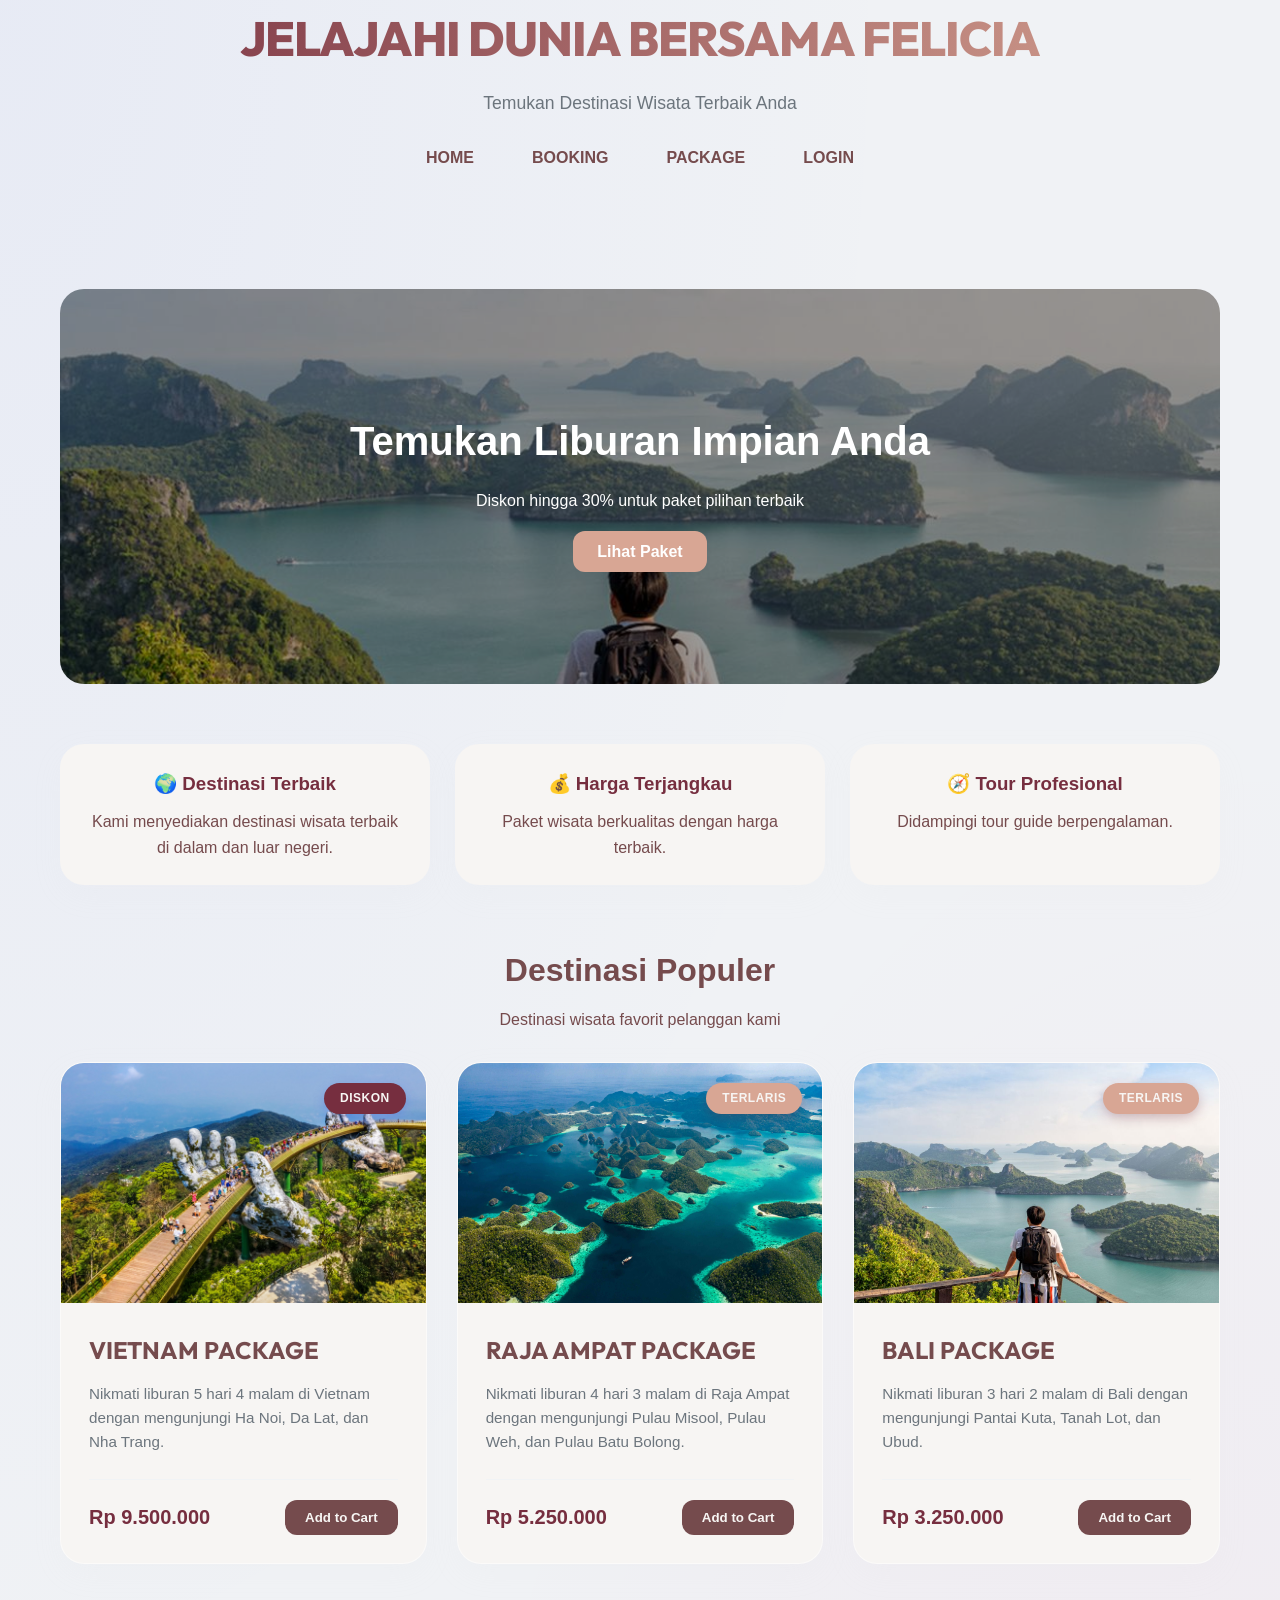
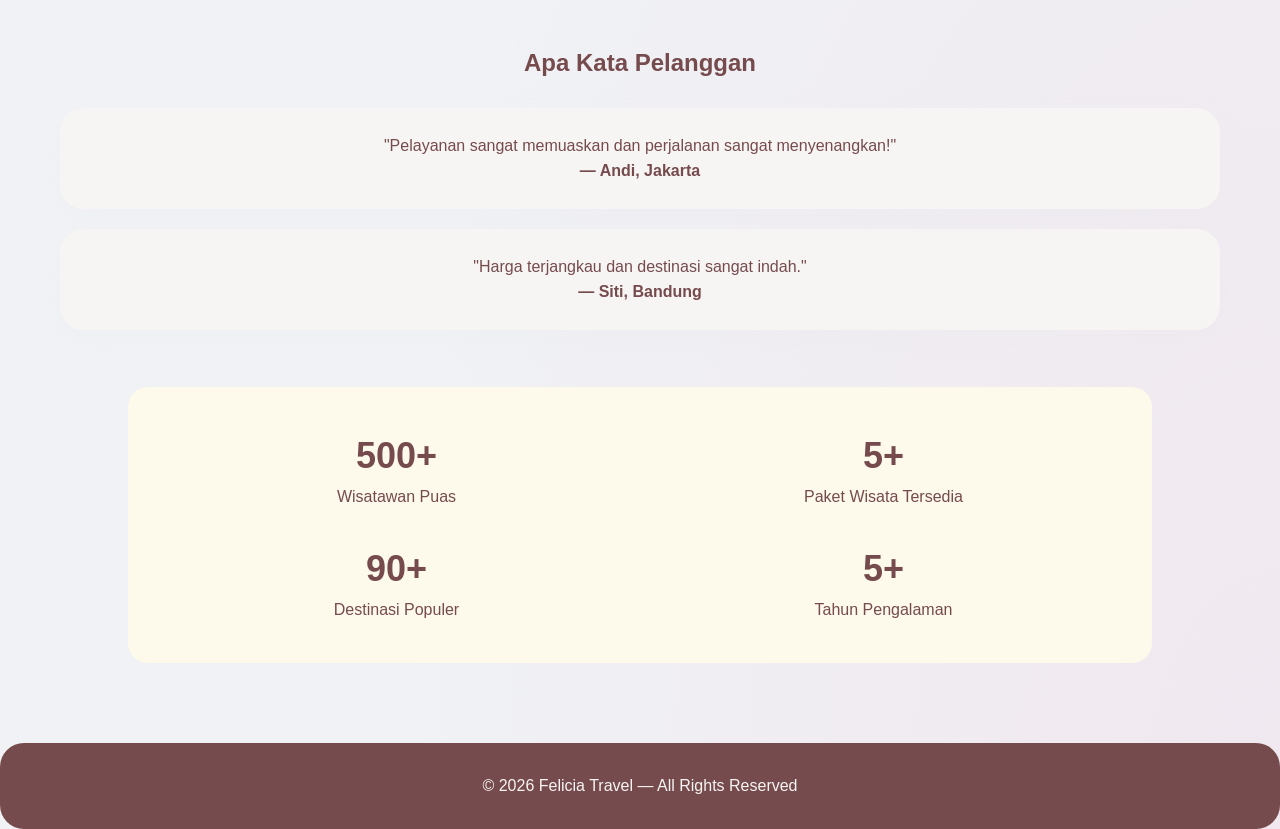
<file: INDEX.html>
<!DOCTYPE html>
<html lang="en">

<head>

<meta charset="UTF-8">
<meta name="viewport" content="width=device-width, initial-scale=1.0">

<title>Felicia Travel</title>

<link rel="stylesheet" href="css/style.css">

<link href="https://fonts.googleapis.com/css2?family=Outfit:wght@300;400;600;800&family=Plus+Jakarta+Sans:wght@300;400;500;600;700&display=swap"
rel="stylesheet">

</head>

<body>

<!-- HEADER -->

<header>

<div class="page-header">

<h1 class="highlight">
JELAJAHI DUNIA BERSAMA FELICIA
</h1>

<p>
Temukan Destinasi Wisata Terbaik Anda
</p>

<nav class="nav">

<a href="index.html">HOME</a>
<a href="booking.html">BOOKING</a>
<a href="package.html">PACKAGE</a>
<a href="login.html">LOGIN</a>

</nav>

</div>

</header>


<div class="page-wrapper">

<!-- HERO -->

<section class="hero">

<h2>Temukan Liburan Impian Anda</h2>

<p>
Diskon hingga 30% untuk paket pilihan terbaik
</p>

<br>

<a href="package.html" class="hero-btn">
Lihat Paket
</a>

</section>


<!-- FEATURES -->

<section class="features">

<div class="feature-box">
<h3>🌍 Destinasi Terbaik</h3>

<p>
Kami menyediakan destinasi wisata terbaik di dalam dan luar negeri.
</p>

</div>


<div class="feature-box">

<h3>💰 Harga Terjangkau</h3>

<p>
Paket wisata berkualitas dengan harga terbaik.
</p>

</div>


<div class="feature-box">

<h3>🧭 Tour Profesional</h3>

<p>
Didampingi tour guide berpengalaman.
</p>

</div>

</section>


<!-- TITLE -->

<section class="section-title">

<h2>Destinasi Populer</h2>

<p>
Destinasi wisata favorit pelanggan kami
</p>

</section>


<!-- PRODUCT GRID -->

<main class="product-grid">

<!-- VIETNAM -->

<div class="product-card">

<div class="image-box">

<img src="assets/VIETNAM.jpeg">

<span class="badge">
Diskon
</span>

</div>

<div class="content">

<h2 class="nama-barang">
VIETNAM PACKAGE
</h2>

<p class="deskripsi-barang">

Nikmati liburan 5 hari 4 malam di Vietnam dengan mengunjungi
Ha Noi, Da Lat, dan Nha Trang.

</p>

<div class="footer">

<span class="harga-barang">
Rp 9.500.000
</span>

<button class="buy-btn">
Add to Cart
</button>

</div>

</div>

</div>


<!-- RAJA AMPAT -->

<div class="product-card">

<div class="image-box">

<img src="assets/rajaampat.jpeg">

<span class="badge sale">
Terlaris
</span>

</div>

<div class="content">

<h2 class="nama-barang">
RAJA AMPAT PACKAGE
</h2>

<p class="deskripsi-barang">

Nikmati liburan 4 hari 3 malam di Raja Ampat dengan mengunjungi
Pulau Misool, Pulau Weh, dan Pulau Batu Bolong.

</p>

<div class="footer">

<span class="harga-barang">
Rp 5.250.000
</span>

<button class="buy-btn">
Add to Cart
</button>

</div>

</div>

</div>


<!-- BALI -->

<div class="product-card">

<div class="image-box">

<img src="assets/bali.jpeg">

<span class="badge sale">
Terlaris
</span>

</div>

<div class="content">

<h2 class="nama-barang">
BALI PACKAGE
</h2>

<p class="deskripsi-barang">

Nikmati liburan 3 hari 2 malam di Bali dengan mengunjungi
Pantai Kuta, Tanah Lot, dan Ubud.

</p>

<div class="footer">

<span class="harga-barang">
Rp 3.250.000
</span>

<button class="buy-btn">
Add to Cart
</button>

</div>

</div>

</div>

</main>


<!-- TESTIMONIAL -->

<section class="testimonial">

<h2>Apa Kata Pelanggan</h2>

<br>

<div class="testimonial-box">

<p>
"Pelayanan sangat memuaskan dan perjalanan sangat menyenangkan!"
</p>

<strong>
— Andi, Jakarta
</strong>

</div>


<div class="testimonial-box">

<p>
"Harga terjangkau dan destinasi sangat indah."
</p>

<strong>
— Siti, Bandung
</strong>

</div>

</section>

</div>

<br><br><br>
<!-- STATS -->

<section class="stats">

<div class="stats-container">

<div class="stat-box">
<h2>500+</h2>
<p>Wisatawan Puas</p>
</div>

<div class="stat-box">
<h2>5+</h2>
<p>Paket Wisata Tersedia</p>
</div>

<div class="stat-box">
<h2>90+</h2>
<p>Destinasi Populer</p>
</div>

<div class="stat-box">
<h2>5+</h2>
<p>Tahun Pengalaman</p>
</div>

</div>

</section>


<!-- FOOTER -->

<footer class="footer-section">

<p>
© 2026 Felicia Travel — All Rights Reserved
</p>

</footer>

</body>

</html>
</file>
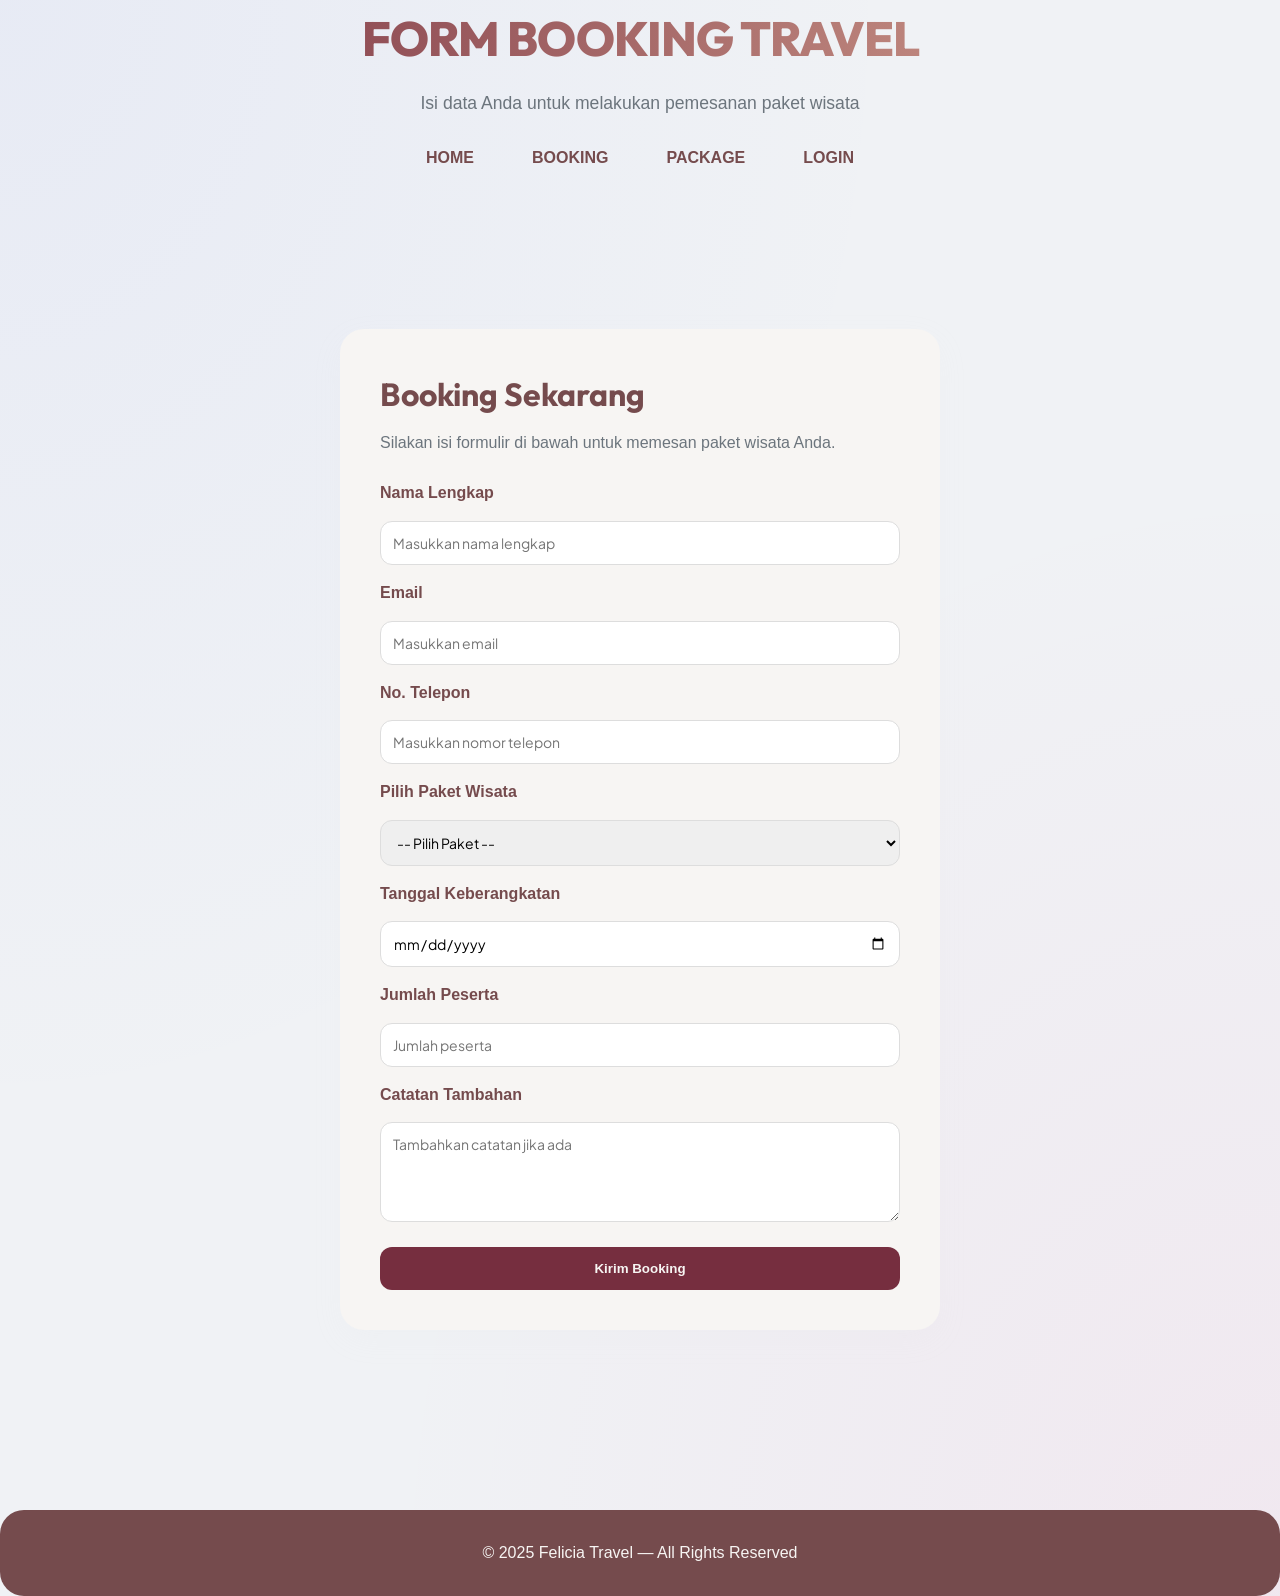
<file: BOOKING.html>
<!DOCTYPE html>
<html lang="en">

<head>

<meta charset="UTF-8">
<meta name="viewport" content="width=device-width, initial-scale=1.0">

<title>Booking - Felicia Travel</title>

<link rel="stylesheet" href="css/style.css">

<link href="https://fonts.googleapis.com/css2?family=Outfit:wght@300;400;600;800&family=Plus+Jakarta+Sans:wght@300;400;500;600;700&display=swap"
rel="stylesheet">

</head>

<body>

<!-- HEADER -->

<header>

<div class="page-header">

<h1 class="highlight">
FORM BOOKING TRAVEL
</h1>

<p>
Isi data Anda untuk melakukan pemesanan paket wisata
</p>

<nav class="nav">

<a href="index.html">HOME</a>
<a href="booking.html">BOOKING</a>
<a href="package.html">PACKAGE</a>
<a href="login.html">LOGIN  </a>

</nav>

</div>

</header>

<div class="page-wrapper">

<div class="booking-container">

<h1>Booking Sekarang</h1>

<p>
Silakan isi formulir di bawah untuk memesan paket wisata Anda.
</p>

<form>

<label>Nama Lengkap</label>
<input type="text" placeholder="Masukkan nama lengkap" required>

<label>Email</label>
<input type="email" placeholder="Masukkan email" required>

<label>No. Telepon</label>
<input type="tel" placeholder="Masukkan nomor telepon" required>

<label>Pilih Paket Wisata</label>

<select required>

<option value="">
-- Pilih Paket --
</option>

<option>
Bali Package
</option>

<option>
Jepang Package
</option>

<option>
Kamboja Package
</option>

<option>
Korea Package
</option>

<option>
Raja Ampat Package
</option>

<option>
Vietnam Package
</option>

</select>

<label>Tanggal Keberangkatan</label>
<input type="date" required>

<label>Jumlah Peserta</label>
<input type="number" min="1" placeholder="Jumlah peserta" required>

<label>Catatan Tambahan</label>

<textarea placeholder="Tambahkan catatan jika ada"></textarea>

<button class="submit-btn">
Kirim Booking
</button>

</form>

</div>

</div>

<!-- FOOTER -->

<footer class="footer-section">

<p>
© 2025 Felicia Travel — All Rights Reserved
</p>

</footer>

</body>

</html>
</file>
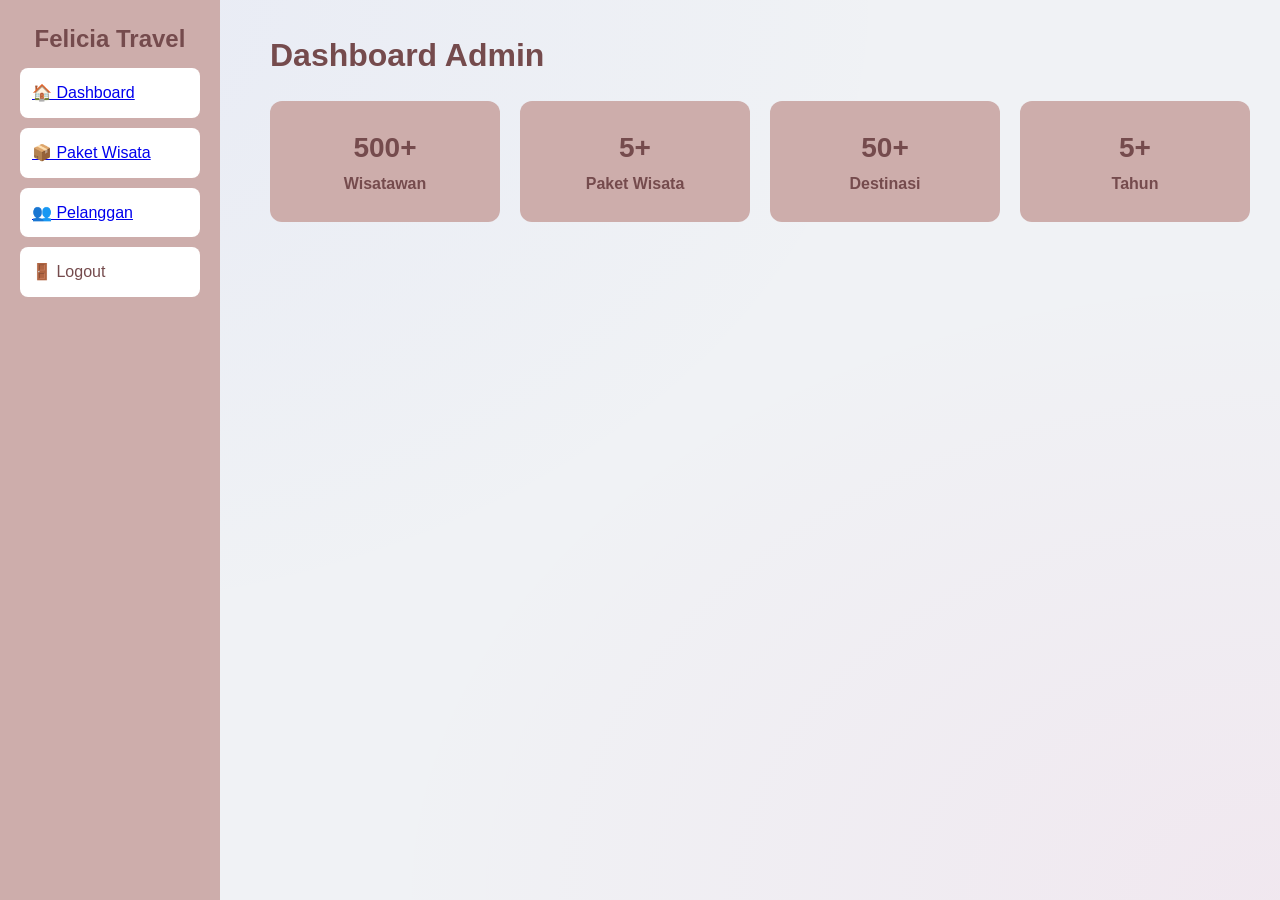
<file: dashboard.html>
<!DOCTYPE html>
<html lang="en">

<head>

<meta charset="UTF-8">
<meta name="viewport"
content="width=device-width, initial-scale=1.0">

<title>Dashboard Admin</title>

<link rel="stylesheet"
href="css/style.css">

</head>

<body>

<div class="sidebar">

<h2>Felicia Travel</h2>

<ul>

<li><a href="dashboard.html">🏠 Dashboard</a></li>
<li><a href="package.html">📦 Paket Wisata</a></li>
<li><a href="booking.html">👥 Pelanggan</a></li>

<li onclick="logout()">
🚪 Logout
</li>

</ul>

</div>

<div class="main-content">

<h1>Dashboard Admin</h1>

<div class="cards">

<div class="card">
<h3>500+</h3>
<p>Wisatawan</p>
</div>

<div class="card">
<h3>5+</h3>
<p>Paket Wisata</p>
</div>

<div class="card">
<h3>50+</h3>
<p>Destinasi</p>
</div>

<div class="card">
<h3>5+</h3>
<p>Tahun</p>
</div>

</div>

</div>

<script>

function logout(){

window.location.href =
"login.html";

}

</script>

</body>
</html>
</file>
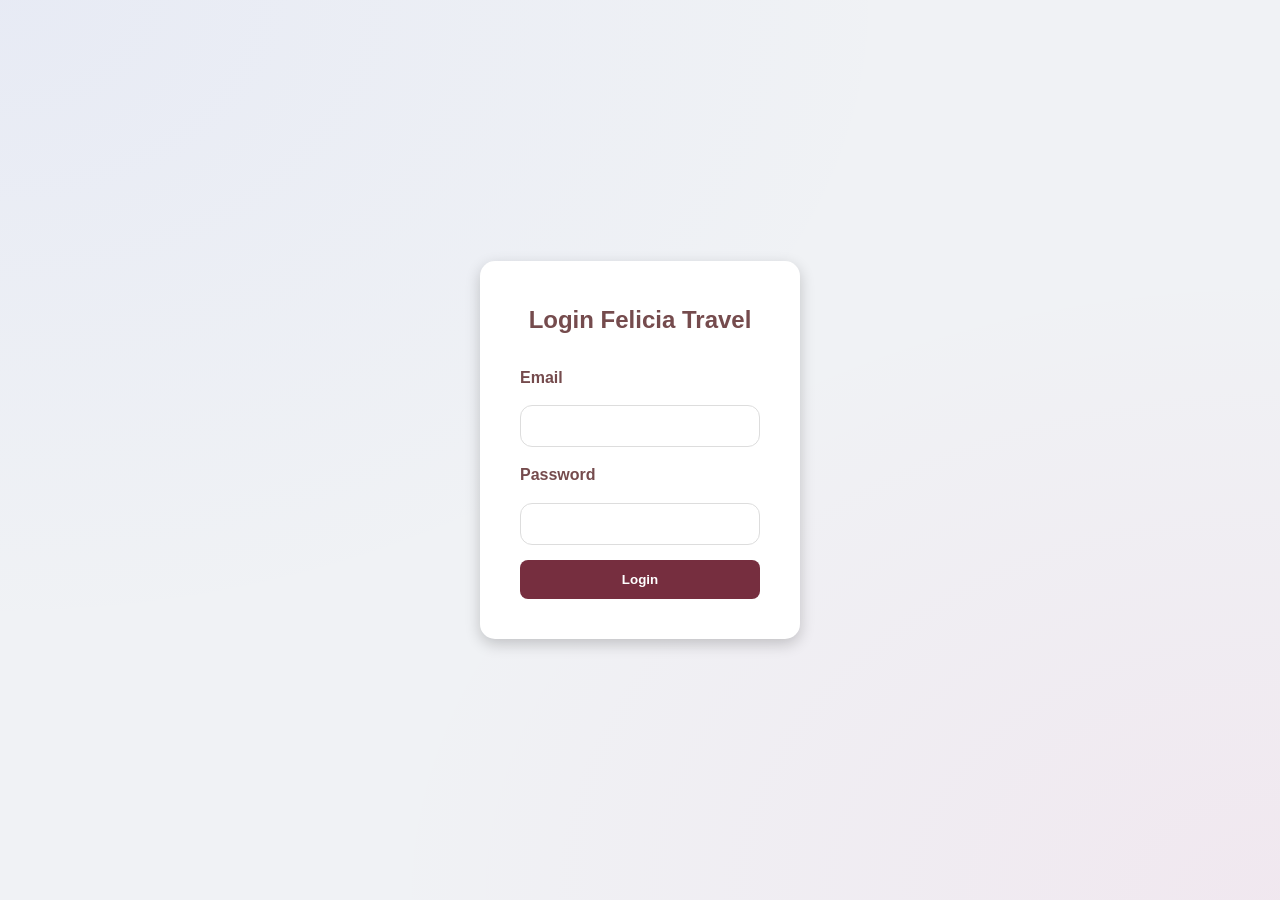
<file: login.html>
<!DOCTYPE html>
<html lang="id">

<head>

<meta charset="UTF-8">
<meta name="viewport" content="width=device-width, initial-scale=1.0">

<title>Login Felicia Travel</title>

<link rel="stylesheet" href="css/style.css">

</head>

<body>

<div class="login-container">

<div class="login-box">

<h2>Login Felicia Travel</h2>

<form id="loginForm">

<label>Email</label>
<input type="email" id="email" required>

<label>Password</label>
<input type="password" id="password" required>

<button type="submit"
class="login-btn">
Login
</button>

</form>

</div>

</div>

<script>

document
.getElementById("loginForm")
.addEventListener("submit", function(e){

e.preventDefault();

let email =
document.getElementById("email").value;

let password =
document.getElementById("password").value;

if(email === "admin@gmail.com"
&& password === "12345"){

window.location.href =
"dashboard.html";

} else {

alert("Email atau Password salah!");

}

});

</script>

</body>
</html>
</file>
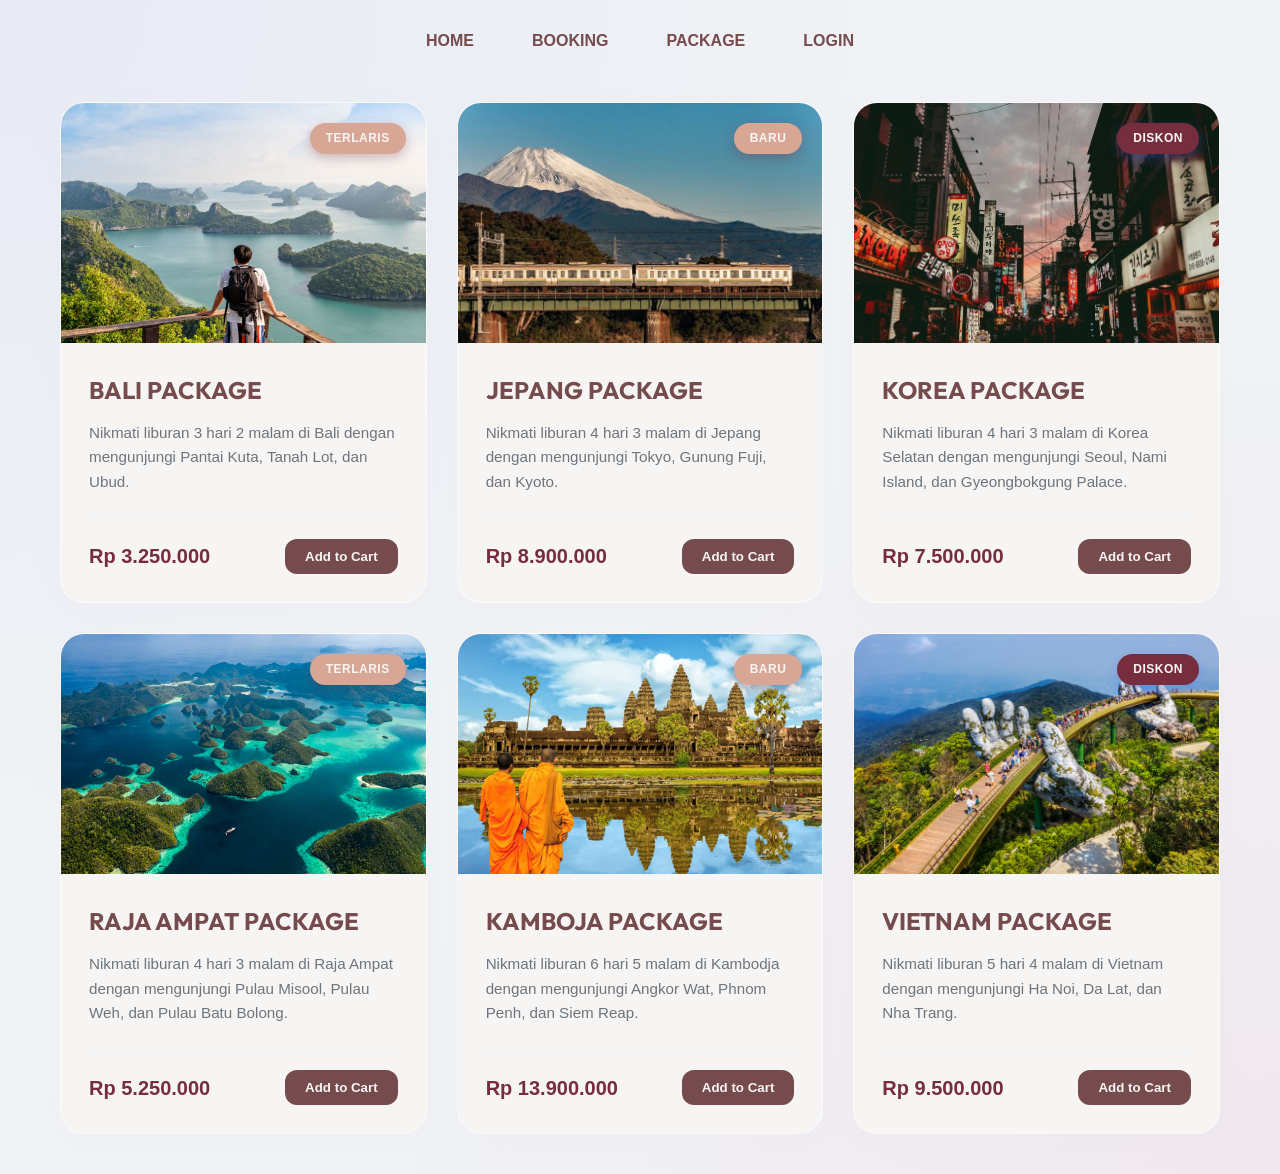
<file: PACKAGE.html>
<!DOCTYPE html>
<html lang="en">
<head>
    <meta charset="UTF-8">
    <meta name="viewport" content="width=device-width, initial-scale=1.0">
    <title>PACKAGES</title>
     <link rel="stylesheet" href="css/style.css">
    <link
        href="https://fonts.googleapis.com/css2?family=Outfit:wght@300;400;600;800&family=Plus+Jakarta+Sans:wght@300;400;500;600;700&display=swap"
        rel="stylesheet">
</head>
<body>
    <nav class="nav">

<a href="index.html">HOME</a>
<a href="booking.html">BOOKING</a>
<a href="package.html">PACKAGE</a>
<a href="login.html">LOGIN</a>

</nav>

    <div class="page-wrapper">

        <main class="product-grid">
            <div class="product-card">
                <div class="image-box">
                    <img src="assets/bali.jpeg" alt="Product Image">
                    <span class="badge sale">Terlaris</span>
                </div>
                <div class="content">
                    <h2 class="nama-barang">BALI PACKAGE</h2>
                    <p class="deskripsi-barang">Nikmati liburan 3 hari 2 malam di Bali dengan mengunjungi
                        Pantai Kuta, Tanah Lot, dan Ubud.</p>
                    <div class="footer">
                        <span class="harga-barang">Rp 3.250.000</span>
                        <button class="buy-btn">Add to Cart</button>
                    </div>
                </div>
            </div>

            <div class="product-card">
                <div class="image-box">
                    <img src="assets/jepang.jpeg" alt="Product Image">
                    <span class="badge sale">Baru</span>
                </div>
                <div class="content">
                    <h2 class="nama-barang">JEPANG PACKAGE</h2>
                    <p class="deskripsi-barang">Nikmati liburan 4 hari 3 malam di Jepang dengan mengunjungi
                        Tokyo, Gunung Fuji, dan Kyoto.</p>
                    <div class="footer">
                        <span class="harga-barang">Rp 8.900.000</span>
                        <button class="buy-btn">Add to Cart</button>
                    </div>
                </div>
            </div>

            <div class="product-card">
                <div class="image-box">
                    <img src="assets/Korea.jpeg" alt="Product Image">
                    <span class="badge">Diskon</span>
                </div>
                <div class="content">
                    <h2 class="nama-barang">KOREA PACKAGE</h2>
                    <p class="deskripsi-barang">Nikmati liburan 4 hari 3 malam di Korea Selatan dengan mengunjungi
                        Seoul, Nami Island, dan Gyeongbokgung Palace.</p>
                    <div class="footer">
                        <span class="harga-barang">Rp 7.500.000</span>
                        <button class="buy-btn">Add to Cart</button>
                    </div>
                </div>
            </div>
            <div class="product-card">
                <div class="image-box">
                    <img src="assets/rajaampat.jpeg" alt="Product Image">
                    <span class="badge sale">Terlaris</span>
                </div>
                <div class="content">
                    <h2 class="nama-barang">RAJA AMPAT PACKAGE</h2>
                    <p class="deskripsi-barang">Nikmati liburan 4 hari 3 malam di Raja Ampat dengan mengunjungi
                        Pulau Misool, Pulau Weh, dan Pulau Batu Bolong.</p>
                    <div class="footer">
                        <span class="harga-barang">Rp 5.250.000</span>
                        <button class="buy-btn">Add to Cart</button>
                    </div>
                </div>
            </div>

            <div class="product-card">
                <div class="image-box">
                    <img src="assets/KAMBOJA.jpeg" alt="Product Image">
                    <span class="badge sale">Baru</span>
                </div>
                <div class="content">
                    <h2 class="nama-barang">KAMBOJA PACKAGE</h2>
                    <p class="deskripsi-barang">Nikmati liburan 6 hari 5 malam di Kambodja dengan mengunjungi
                        Angkor Wat, Phnom Penh, dan Siem Reap.</p>
                    <div class="footer">
                        <span class="harga-barang">Rp 13.900.000</span>
                        <button class="buy-btn">Add to Cart</button>
                    </div>
                </div>
            </div>

            <div class="product-card">
                <div class="image-box">
                    <img src="assets/VIETNAM.jpeg" alt="Product Image">
                    <span class="badge">Diskon</span>
                </div>
                <div class="content">
                    <h2 class="nama-barang">VIETNAM PACKAGE</h2>
                    <p class="deskripsi-barang">Nikmati liburan 5 hari 4 malam di Vietnam dengan mengunjungi
                        Ha Noi, Da Lat, dan Nha Trang.</p>
                    <div class="footer">
                        <span class="harga-barang">Rp 9.500.000</span>
                        <button class="buy-btn">Add to Cart</button>
                    </div>
                </div>
            </div>
        </main>
    </div>
</body>
</html>
</file>
<file: css/style.css>
/* Design System Variables */
:root {
    --primary: #762E3F;
    --primary-light: #AB8882;
    --secondary: #E8DDDD;
    --accent: #D8A694;
    --dark: #754B4D;
    --light: #f8f9fa;
    --white: #f7f5f3;
    --shadow: 0 10px 30px rgba(234, 224, 224, 0.08);
    --shadow-hover: 0 20px 50px rgba(205, 211, 233, 0.15);
    --transition: all 0.4s cubic-bezier(0.4, 0, 0.2, 1);
    --radius: 24px;
}

* {
    margin: 0;
    padding: 0;
    box-sizing: border-box;
}

body {
    font-family: 'Plus Jakarta Sans', sans-serif;
    background-color: #f0f2f5;
    background-image:
        radial-gradient(at 0% 0%, rgba(67, 97, 238, 0.05) 0px, transparent 50%),
        radial-gradient(at 100% 100%, rgba(247, 37, 133, 0.05) 0px, transparent 50%);
    color: var(--dark);
    line-height: 1.6;
    min-height: 100vh;
}

.page-wrapper {
    max-width: 1200px;
    margin: 0 auto;
    padding: 40px 20px;
}


.page-header {
    text-align: center;
    margin-bottom: 30px;
    padding-bottom: 20px;
}

.page-header h1 {
    font-family: 'Outfit', sans-serif;
    font-size: 3rem;
    font-weight: 800;
    margin-bottom: 12px;
    color: var(--dark);
    letter-spacing: -1px;
}

.page-header .highlight {
    background: linear-gradient(90deg, var(--primary), var(--accent));
    -webkit-background-clip: text;
    background-clip: text;
    -webkit-text-fill-color: transparent;
}

.page-header p {
    color: #6c757d;
    font-size: 1.1rem;
    font-weight: 500;
}


.product-grid {
display: grid;
grid-template-columns:
repeat(auto-fit, minmax(320px, 1fr));
gap: 30px;
justify-items: center;
}


.product-card {
    background: var(--white);
    width: 100%;
    border-radius: var(--radius);
    overflow: hidden;
    box-shadow: var(--shadow);
    transition: var(--transition);
    border: 1px solid rgba(255, 255, 255, 0.5);
    position: relative;
    display: flex;
    flex-direction: column;
}

.product-card:hover {
    transform: translateY(-12px);
    box-shadow: var(--shadow-hover);
}

.image-box {
    position: relative;
    height: 240px;
    overflow: hidden;
    background: #e9ecef;
}

.image-box img {
    width: 100%;
    height: 100%;
    object-fit: cover;
    transition: var(--transition);
}

.product-card:hover .image-box img {
    transform: scale(1.1);
}

.badge {
    position: absolute;
    top: 20px;
    right: 20px;
    background: var(--primary);
    color: var(--white);
    padding: 6px 16px;
    border-radius: 50px;
    font-size: 0.75rem;
    font-weight: 700;
    text-transform: uppercase;
    letter-spacing: 0.5px;
    box-shadow: 0 4px 12px rgba(67, 97, 238, 0.3);
}

.badge.sale {
    background: var(--accent);
    box-shadow: 0 4px 12px rgba(118, 46, 63, 0.3);
}

.content {
    padding: 28px;
    flex-grow: 1;
    display: flex;
    flex-direction: column;
}

.nama-barang {
    font-family: 'Outfit', sans-serif;
    font-size: 1.5rem;
    font-weight: 700;
    margin-bottom: 12px;
    color: var(--dark);
}

.deskripsi-barang {
    color: #6c757d;
    font-size: 0.95rem;
    margin-bottom: 24px;
    flex-grow: 1;
}

.footer {
    display: flex;
    align-items: center;
    justify-content: space-between;
    padding-top: 20px;
    border-top: 1px solid #f1f3f5;
}

.harga-barang {
    color: var(--primary);
    font-size: 1.25rem;
    font-weight: 800;
}

.buy-btn {
    background: var(--dark);
    color: var(--white);
    border: none;
    padding: 10px 20px;
    border-radius: 12px;
    font-weight: 600;
    cursor: pointer;
    transition: var(--transition);
}

.buy-btn:hover {
    background: var(--primary);
    transform: scale(1.05);
    box-shadow: 0 5px 15px rgba(67, 97, 238, 0.3);
}

@media (max-width: 768px) {
    .page-header h1 {
        font-size: 2.2rem;
    }

    .product-card {
        width: 100%;
        max-width: 400px;
    }
}

.nav {
margin-top: 20px;
display: flex;
justify-content: center;
gap: 30px;

}

.nav a {
text-decoration: none;
color: var(--dark);
font-weight: 600;
padding: 8px 14px;
border-radius: 10px;
transition: var(--transition);
}

.nav a:hover {
background: var(--primary);
color: var(--white);
}


.hero {
margin-top: 20px; 
max-width: 100%;
background: linear-gradient(
rgba(0,0,0,0.4),
rgba(0,0,0,0.4)
),
url('../assets/bali.jpeg');
background-size: cover;
background-position: center;
color: white;
padding: 120px 20px;
text-align: center;
border-radius: var(--radius);
margin-bottom: 60px;
}

.hero h2 {
font-size: 2.5rem;
font-weight: 800;
margin-bottom: 15px;
}

.hero-btn {
background: var(--accent);
color: white;
padding: 12px 24px;
border-radius: 12px;
text-decoration: none;
font-weight: 600;
}


.booking-container {
max-width: 600px;
margin: 60px auto;
background: var(--white);
padding: 40px;
border-radius: var(--radius);
box-shadow: var(--shadow);
}

.booking-container h1 {
font-family: 'Outfit', sans-serif;
margin-bottom: 10px;
color: var(--dark);
}

.booking-container p {
margin-bottom: 25px;
color: #6c757d;
}

form {
display: flex;
flex-direction: column;
gap: 15px;
}

label {
font-weight: 600;
color: var(--dark);
}

input,
select,
textarea {
padding: 12px;
border-radius: 12px;
border: 1px solid #ddd;
font-size: 14px;
font-family: 'Plus Jakarta Sans', sans-serif;
transition: var(--transition);
}

input:focus,
select:focus,
textarea:focus {
border-color: var(--primary);
outline: none;
}

textarea {
min-height: 100px;
resize: vertical;
}

.submit-btn {
margin-top: 10px;
background: var(--primary);
color: var(--white);
padding: 14px;
border-radius: 12px;
border: none;
font-weight: 600;
cursor: pointer;
transition: var(--transition);
}

.submit-btn:hover {
background: var(--accent);
transform: scale(1.02);
}

.features {
display: grid;
grid-template-columns:
repeat(auto-fit, minmax(250px, 1fr));
gap: 25px;
margin-bottom: 60px;
}

.feature-box {
background: var(--white);
padding: 25px;
border-radius: var(--radius);
box-shadow: var(--shadow);
text-align: center;
}

.feature-box h3 {
margin-bottom: 10px;
color: var(--primary);
}

.section-title {
text-align: center;
margin-bottom: 30px;
}

.section-title h2 {
font-size: 2rem;
margin-bottom: 10px;
}

.testimonial {
margin-top: 80px;
text-align: center;
}

.testimonial-box {
background: var(--white);
padding: 25px;
border-radius: var(--radius);
box-shadow: var(--shadow);
margin-bottom: 20px;
}

.footer-section {
margin-top: 80px;
padding: 30px;
text-align: center;
background: var(--dark);
color: var(--white);
border-radius: var(--radius);
}

.stats {
    margin-top: -80px;
    display: flex;
    justify-content: center;
}

.stats-container {
    background: #fdf9eb;
    border-radius: 20px;
    padding: 40px;
    display: grid;
    grid-template-columns: repeat(2, 1fr);
    gap: 30px;
    width: 80%;
}

.stat-box {
    text-align: center;
}

.stat-box h2 {
    font-size: 36px;
    font-weight: bold;
}

.stat-box p {
    font-size: 16px;
}

.login-box {
    background: white;
    padding: 40px;
    border-radius: 15px;
    width: 300px;
    box-shadow: 0 5px 15px rgba(0,0,0,0.2);
}

.login-box h2 {
    text-align: center;
    margin-bottom: 25px;
}

.input-group {
    margin-bottom: 15px;
}

.input-group label {
    display: block;
    margin-bottom: 5px;
}

.input-group input {
    width: 100%;
    padding: 10px;
    border-radius: 8px;
    border: 1px solid #ccc;
}

.login-btn {
    width: 100%;
    padding: 12px;
    background: #ffc400;
    border: none;
    border-radius: 8px;
    font-weight: bold;
    cursor: pointer;
}

.login-btn:hover {
    background: #ffb300;
}

.register-text {
    text-align: center;
    margin-top: 15px;
}

body {
    margin: 0;
    font-family: Arial, sans-serif;
}


.sidebar {
    width: 220px;
    height: 100vh;
    background: #ffc400;
    position: fixed;
    padding: 20px;
}

.sidebar h2 {
    text-align: center;
}

.sidebar ul {
    list-style: none;
    padding: 0;
}

.sidebar ul li {
    padding: 12px;
    margin: 10px 0;
    background: white;
    border-radius: 8px;
    cursor: pointer;
}

.sidebar ul li:hover {
    background: #eee;
}

.main-content {
    margin-left: 240px;
    padding: 30px;
}

.cards {
    display: grid;
    grid-template-columns: repeat(4, 1fr);
    gap: 20px;
    margin-top: 20px;
}

.card {
    background: #ffc400;
    padding: 25px;
    border-radius: 12px;
    text-align: center;
    font-weight: bold;
}

.card h3 {
    font-size: 28px;
}

@media (max-width: 768px){

.sidebar {
width: 100%;
height: auto;
position: relative;
}

.main-content {
margin-left: 0;
}

.cards {
grid-template-columns: 1fr;
}
}

/* ========================= */
/* LOGIN PAGE FIX */
/* ========================= */

.login-container {
    display: flex;
    justify-content: center;
    align-items: center;
    min-height: 100vh;
}

/* Supaya login pakai style.css */
.login-box {
    background: white;
    padding: 40px;
    border-radius: 15px;
    width: 320px;
    box-shadow: 0 5px 15px rgba(0,0,0,0.2);
}

.login-box h2 {
    text-align: center;
    margin-bottom: 25px;
}

.input-group {
    margin-bottom: 15px;
}

.input-group label {
    display: block;
    margin-bottom: 5px;
}

.input-group input {
    width: 100%;
    padding: 10px;
    border-radius: 8px;
    border: 1px solid #ccc;
}

.login-btn {
    width: 100%;
    padding: 12px;
    background: var(--primary);
    color: white;
    border: none;
    border-radius: 8px;
    font-weight: bold;
    cursor: pointer;
}

.login-btn:hover {
    background: var(--accent);
}

.register-text {
    text-align: center;
    margin-top: 15px;
}


/* ========================= */
/* DASHBOARD FIX */
/* ========================= */

.sidebar {
    width: 220px;
    height: 100vh;
    background: #cdadab;
    position: fixed;
    padding: 20px;
}

.main-content {
    margin-left: 240px;
    padding: 30px;
}

.cards {
    display: grid;
    grid-template-columns: repeat(4, 1fr);
    gap: 20px;
}

.card {
    background: #cdadab;
    padding: 25px;
    border-radius: 12px;
    text-align: center;
    font-weight: bold;
}

@media (max-width: 768px){

.sidebar {
width: 100%;
height: auto;
position: relative;
}

.main-content {
margin-left: 0;
}

.cards {
grid-template-columns: 1fr;
}

}
</file>
